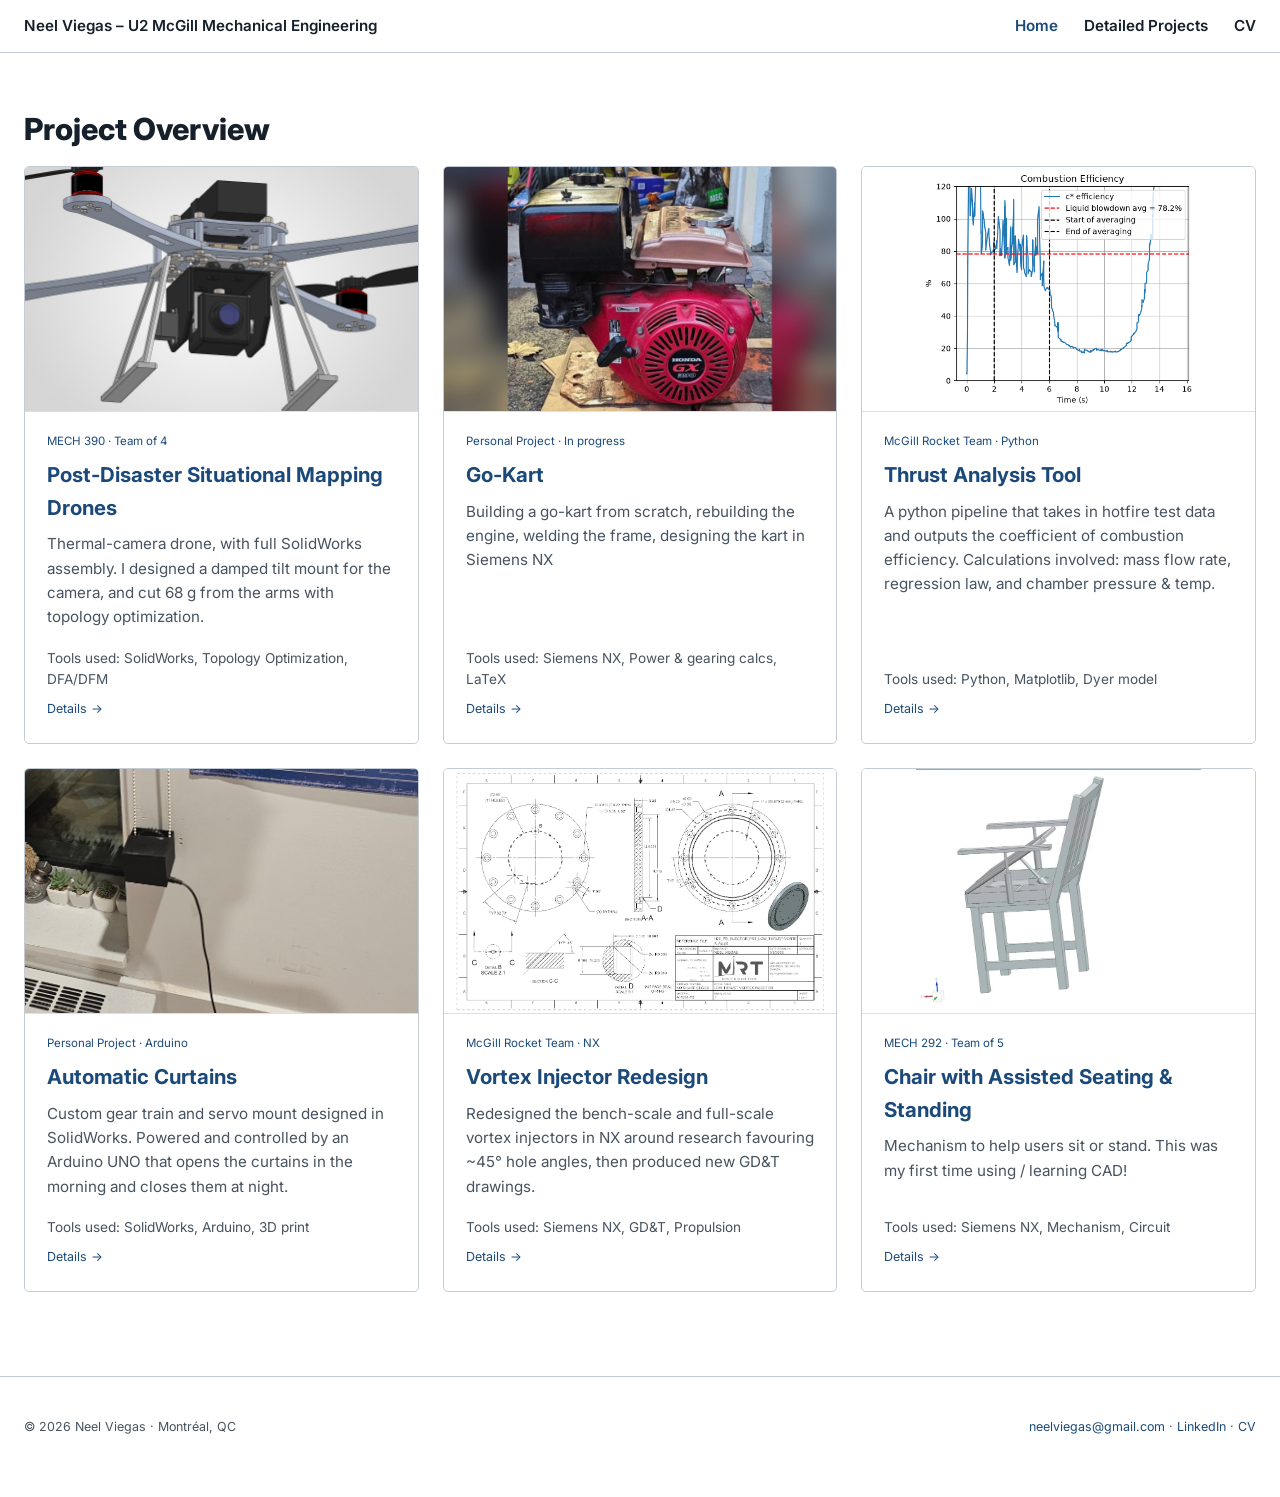
<file: index.html>
<!DOCTYPE html>
<html lang="en">
<head>
<meta charset="UTF-8">
<meta name="viewport" content="width=device-width, initial-scale=1.0">
<title>Neel Viegas — Mechanical Engineering Portfolio</title>
<meta name="description" content="Mechanical engineering portfolio of Neel Viegas — rocket propulsion, CAD, data tooling, and hardware projects.">
<link rel="preconnect" href="https://fonts.googleapis.com">
<link rel="preconnect" href="https://fonts.gstatic.com" crossorigin>
<link href="https://fonts.googleapis.com/css2?family=Inter:wght@400;500;600;700;800&display=swap" rel="stylesheet">
<link rel="stylesheet" href="style.css">
<!-- Theme loader, off while the dark mode toggle is hidden:
<script>
  (function(){
    try {
      // Always start in light mode; a dark-mode choice only lasts for this visit (tab session).
      try { localStorage.removeItem('theme'); } catch(e){}
      var t = sessionStorage.getItem('theme') || 'light';
      if (t === 'dark') document.documentElement.setAttribute('data-theme','dark');
    } catch(e){}
  })();
</script>
-->
</head>
<body>

<nav class="nav">
  <div class="nav-inner">
    <div class="brand">Neel Viegas – U2 McGill Mechanical Engineering</div>
    <button class="nav-toggle" aria-label="Menu" onclick="document.getElementById('nl').classList.toggle('open')">☰</button>
    <div class="nav-links" id="nl">
      <a href="index.html" class="active">Home</a>
      <a href="projects.html">Detailed Projects</a>
      <a href="cv.html">CV</a>
      <!-- Dark mode toggle hidden for now (Nov 2026); uncomment this and the theme script in <head> to bring it back.
      <button class="theme-toggle" id="themeToggle" aria-label="Toggle dark mode" title="Toggle theme">
        <span class="ti-dark">Dark Mode</span><span class="ti-light">Light Mode</span>
      </button>
      -->
    </div>
  </div>
</nav>

<main>
<section class="section" style="border-top:0;padding-top:52px;">
  <div class="wrap">
    <div class="section-head"><h2>Project Overview</h2></div>

    <div class="grid">

      <!-- Post-Disaster Mapping Drones -->
      <a class="card" href="projects.html#drones">
        <div class="thumb cover">
          <img src="media/Drone%20Project/Camera%20Close-up.jpg" alt="SolidWorks render of the drone's thermal camera mount">
        </div>
        <div class="body">
          <div class="kicker">MECH 390 · Team of 4</div>
          <h3>Post-Disaster Situational Mapping Drones</h3>
          <p>Thermal-camera drone, with full SolidWorks assembly. I designed a damped tilt mount for the
             camera, and cut 68 g from the arms with topology optimization.</p>
          <div class="foot">
            <div class="tools">Tools used: SolidWorks, Topology Optimization, DFA/DFM</div>
            <span class="more">Details →</span>
          </div>
        </div>
      </a>

      <!-- Go-Kart -->
      <a class="card" href="projects.html#gokart">
        <div class="thumb cover">
          <img src="media/Go%20Kart/GX390%20Thumb.jpg" alt="Used Honda GX390 engine for the go-kart">
        </div>
        <div class="body">
          <div class="kicker">Personal Project · In progress</div>
          <h3>Go-Kart</h3>
          <p>Building a go-kart from scratch, rebuilding the engine, welding the frame, designing the kart
             in Siemens NX</p>
          <div class="foot">
            <div class="tools">Tools used: Siemens NX, Power &amp; gearing calcs, LaTeX</div>
            <span class="more">Details →</span>
          </div>
        </div>
      </a>

      <!-- Local AI Model -->
      <!-- Hidden for now (Nov 2026), kept for later:
      <a class="card" href="projects.html#ai">
        <div class="thumb">
          <img src="media/AI/AI%20demo.png" alt="Local AI model solving a thermodynamics problem">
        </div>
        <div class="body">
          <div class="kicker">Personal Project · LLM</div>
          <h3>Local AI Model</h3>
          <p>Locally run augmented regeneration setup (Ollama 3.2 for now). I plan to train it to
             help analyze my thermodynamic solutions via parameter and pipeline optimization.</p>
          <div class="foot">
            <div class="tools">Tools used: Ollama 3.2, RAG, Python</div>
            <span class="more">Details →</span>
          </div>
        </div>
      </a>
      -->

      <!-- Thrust Analysis Tool -->
      <a class="card" href="projects.html#thrust">
        <div class="thumb">
          <img src="media/Thrust%20Analysis/Combustion%20Efficiency%202026.png" alt="Combustion efficiency graph from the thrust analysis tool">
        </div>
        <div class="body">
          <div class="kicker">McGill Rocket Team · Python</div>
          <h3>Thrust Analysis Tool</h3>
          <p>A python pipeline that takes in hotfire test data and outputs the coefficient of
             combustion efficiency. Calculations involved: mass flow rate, regression law, and
             chamber pressure &amp; temp.</p>
          <div class="foot">
            <div class="tools">Tools used: Python, Matplotlib, Dyer model</div>
            <span class="more">Details →</span>
          </div>
        </div>
      </a>

      <!-- Automatic Curtains -->
      <a class="card" href="projects.html#curtains">
        <div class="thumb cover">
          <img src="media/Curtain%20Project/fully%20assembled.jpg" alt="Automatic curtains fully assembled and installed">
        </div>
        <div class="body">
          <div class="kicker">Personal Project · Arduino</div>
          <h3>Automatic Curtains</h3>
          <p>Custom gear train and servo mount designed in SolidWorks. Powered and controlled by an
             Arduino UNO that opens the curtains in the morning and closes them at night.</p>
          <div class="foot">
            <div class="tools">Tools used: SolidWorks, Arduino, 3D print</div>
            <span class="more">Details →</span>
          </div>
        </div>
      </a>

      <!-- Vortex Injector Redesign -->
      <a class="card" href="projects.html#injector">
        <div class="thumb">
          <img src="media/Injector%20Redesign/fullscale.png" alt="Full-scale vortex injector engineering drawing">
        </div>
        <div class="body">
          <div class="kicker">McGill Rocket Team · NX</div>
          <h3>Vortex Injector Redesign</h3>
          <p>Redesigned the bench-scale and full-scale vortex injectors in NX around research
             favouring ~45° hole angles, then produced new GD&amp;T drawings.</p>
          <div class="foot">
            <div class="tools">Tools used: Siemens NX, GD&amp;T, Propulsion</div>
            <span class="more">Details →</span>
          </div>
        </div>
      </a>

      <!-- Chair -->
      <a class="card" href="projects.html#chair">
        <div class="thumb">
          <img src="media/Chair%20Project/chair_assembly.jpeg" alt="NX assembly render of the assisted-seating chair">
        </div>
        <div class="body">
          <div class="kicker">MECH 292 · Team of 5</div>
          <h3>Chair with Assisted Seating &amp; Standing</h3>
          <p>Mechanism to help users sit or stand. This was my first time using / learning CAD!</p>
          <div class="foot">
            <div class="tools">Tools used: Siemens NX, Mechanism, Circuit</div>
            <span class="more">Details →</span>
          </div>
        </div>
      </a>

    </div>
  </div>
</section>
</main>

<footer class="footer">
  <div class="wrap">
    <div class="row">
      <div>© <span id="yr"></span> Neel Viegas · Montréal, QC</div>
      <div>
        <a href="mailto:neelviegas@gmail.com">neelviegas@gmail.com</a> ·
        <a href="https://www.linkedin.com/in/neel-viegas-375a89242" target="_blank" rel="noopener">LinkedIn</a> ·
        <a href="cv.html">CV</a>
      </div>
    </div>
  </div>
</footer>

<script>
document.getElementById('yr').textContent = new Date().getFullYear();

// Theme toggle
(function(){
  var btn = document.getElementById('themeToggle');
  if (!btn) return;
  btn.addEventListener('click', function(){
    var dark = document.documentElement.getAttribute('data-theme') === 'dark';
    if (dark) { document.documentElement.removeAttribute('data-theme'); }
    else { document.documentElement.setAttribute('data-theme','dark'); }
    try { sessionStorage.setItem('theme', dark ? 'light' : 'dark'); } catch(e){}
  });
})();
</script>
</body>
</html>
</file>
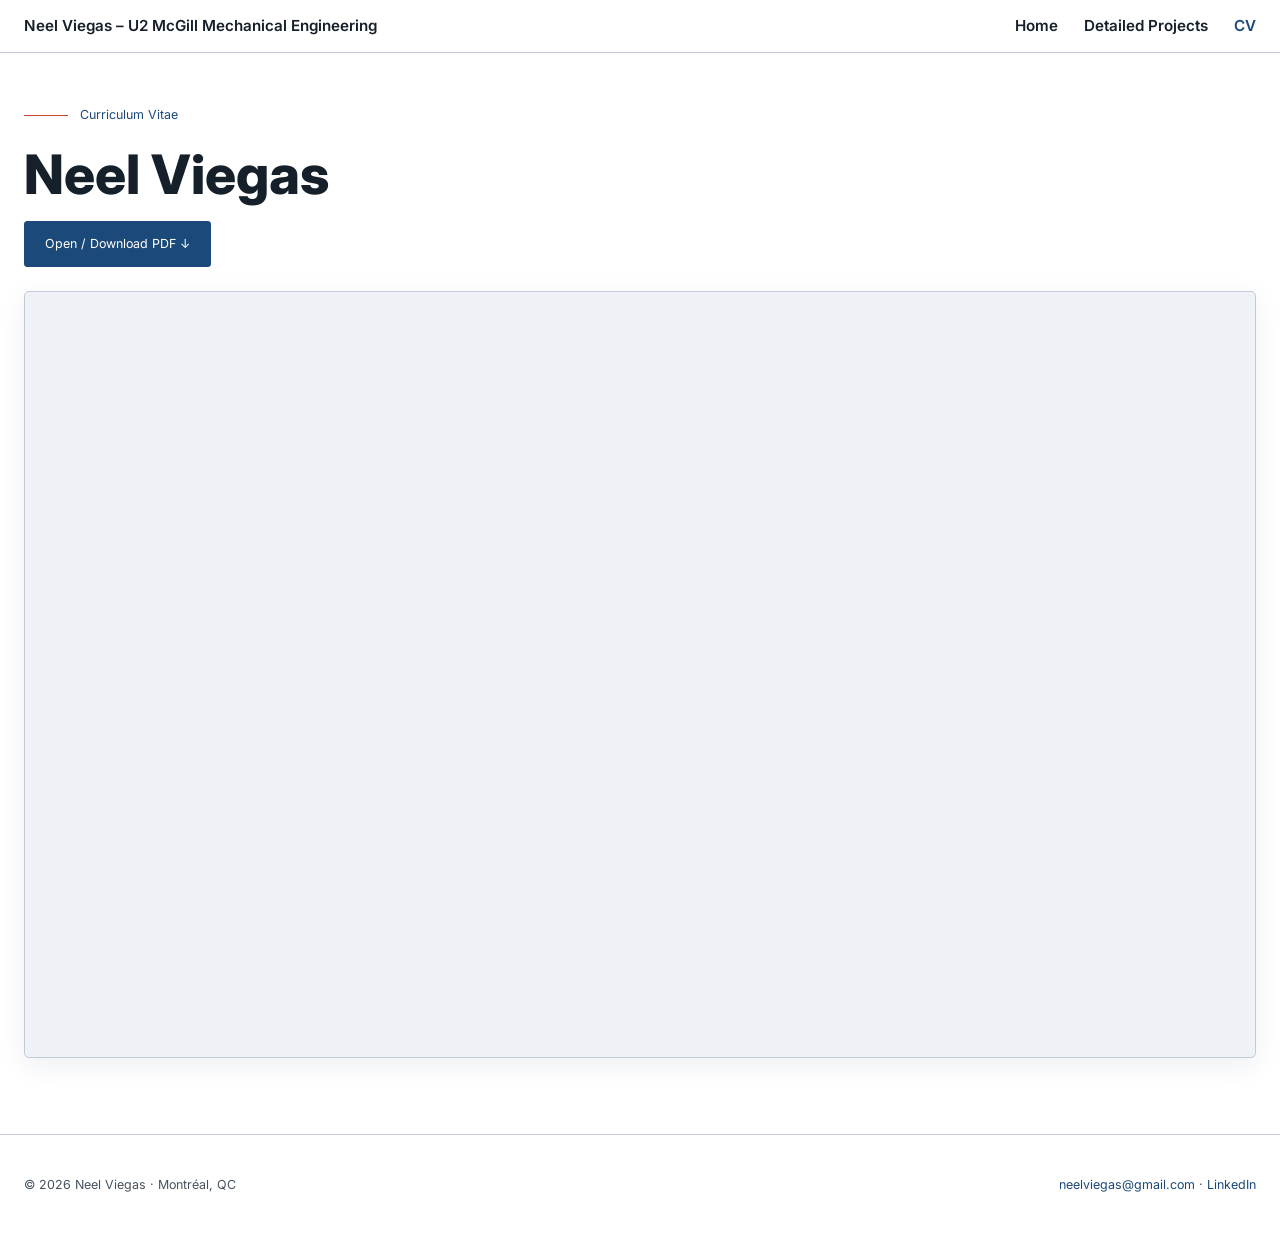
<file: cv.html>
<!DOCTYPE html>
<html lang="en">
<head>
<meta charset="UTF-8">
<meta name="viewport" content="width=device-width, initial-scale=1.0">
<title>CV — Neel Viegas</title>
<meta name="description" content="Curriculum vitae of Neel Viegas — mechanical engineering student, Pratt & Whitney Canada intern, McGill Rocket Team injector co-lead.">
<link rel="preconnect" href="https://fonts.googleapis.com">
<link rel="preconnect" href="https://fonts.gstatic.com" crossorigin>
<link href="https://fonts.googleapis.com/css2?family=Inter:wght@400;500;600;700;800&display=swap" rel="stylesheet">
<link rel="stylesheet" href="style.css">
<!-- Theme loader, off while the dark mode toggle is hidden:
<script>
  (function(){
    try {
      // Always start in light mode; a dark-mode choice only lasts for this visit (tab session).
      try { localStorage.removeItem('theme'); } catch(e){}
      var t = sessionStorage.getItem('theme') || 'light';
      if (t === 'dark') document.documentElement.setAttribute('data-theme','dark');
    } catch(e){}
  })();
</script>
-->
</head>
<body>

<nav class="nav">
  <div class="nav-inner">
    <div class="brand">Neel Viegas – U2 McGill Mechanical Engineering</div>
    <button class="nav-toggle" aria-label="Menu" onclick="document.getElementById('nl').classList.toggle('open')">☰</button>
    <div class="nav-links" id="nl">
      <a href="index.html">Home</a>
      <a href="projects.html">Detailed Projects</a>
      <a href="cv.html" class="active">CV</a>
      <!-- Dark mode toggle hidden for now (Nov 2026); uncomment this and the theme script in <head> to bring it back.
      <button class="theme-toggle" id="themeToggle" aria-label="Toggle dark mode" title="Toggle theme">
        <span class="ti-dark">Dark Mode</span><span class="ti-light">Light Mode</span>
      </button>
      -->
    </div>
  </div>
</nav>

<header class="hero" style="padding:52px 0 24px;">
  <div class="wrap">
    <div class="eyebrow">Curriculum Vitae</div>
    <h1 style="font-size:clamp(2.2rem,5vw,3.4rem);margin-bottom:18px;">Neel Viegas</h1>
    <div class="cta-row">
      <a class="btn btn-primary" href="media/Other/CV_Neel_Viegas.pdf" target="_blank" rel="noopener">Open / Download PDF &darr;</a>
    </div>
  </div>
</header>

<main class="wrap" style="padding-bottom:56px;">
  <div class="pdf-frame">
    <object data="media/Other/CV_Neel_Viegas.pdf#view=FitH" type="application/pdf">
      <iframe src="media/Other/CV_Neel_Viegas.pdf#view=FitH" title="CV PDF preview"></iframe>
      <p style="padding:20px;font-family:var(--font-mono);font-size:0.85rem;">
        Your browser can't display the PDF inline.
        <a href="media/Other/CV_Neel_Viegas.pdf" target="_blank" rel="noopener">Open it in a new tab &rarr;</a>
      </p>
    </object>
  </div>
</main>

<footer class="footer">
  <div class="wrap">
    <div class="row">
      <div>© <span id="yr"></span> Neel Viegas · Montréal, QC</div>
      <div>
        <a href="mailto:neelviegas@gmail.com">neelviegas@gmail.com</a> ·
        <a href="https://www.linkedin.com/in/neel-viegas-375a89242" target="_blank" rel="noopener">LinkedIn</a>
      </div>
    </div>
  </div>
</footer>

<script>
document.getElementById('yr').textContent = new Date().getFullYear();
(function(){
  var btn = document.getElementById('themeToggle');
  if (!btn) return;
  btn.addEventListener('click', function(){
    var dark = document.documentElement.getAttribute('data-theme') === 'dark';
    if (dark) { document.documentElement.removeAttribute('data-theme'); }
    else { document.documentElement.setAttribute('data-theme','dark'); }
    try { sessionStorage.setItem('theme', dark ? 'light' : 'dark'); } catch(e){}
  });
})();
</script>
</body>
</html>
</file>
<file: style.css>
/* =========================================================
   Neel Viegas — Portfolio
   Design language: engineering drafting / GD&T drawing sheet
   ========================================================= */

:root {
  --paper:      #ffffff;   /* page background */
  --paper-2:    #eef1f5;   /* panel fill */
  --ink:        #16202b;   /* near-black drawing ink */
  --ink-soft:   #47535f;   /* secondary text */
  --line:       #c3ccd6;   /* hairline rules */
  --line-soft:  #dbe1e8;
  --blue:       #1b4a7a;   /* primary engineering blue */
  --blue-deep:  #10314f;
  --blue-tint:  #e5edf5;
  --accent:     #c8452f;   /* dimension/annotation red (MRT-adjacent) */
  --grid:       rgba(27,74,122,0.06);
  --nav-bg:     rgba(255,255,255,0.9);
  --card-bg:    var(--paper);
  --img-bg:     #fff;

  --font-head: "Inter", "Helvetica Neue", Arial, sans-serif;
  --font-body: "Inter", "Helvetica Neue", Arial, sans-serif;
  --font-mono: "Inter", "Helvetica Neue", Arial, sans-serif;

  --wrap: 1280px;
}

[data-theme="dark"] {
  --paper:      #000000;   /* black page */
  --paper-2:    #141414;   /* panel fill */
  --ink:        #ffffff;   /* white text */
  --ink-soft:   #e6e6e6;   /* secondary text, near-white */
  --line:       #2c3742;   /* hairline rules */
  --line-soft:  #232d38;
  --blue:       #6fa8dc;   /* lighter blue for contrast on dark */
  --blue-deep:  #8fbde6;
  --blue-tint:  #1c2b3a;
  --accent:     #e5674f;   /* brighter red on dark */
  --grid:       rgba(120,160,200,0.05);
  --nav-bg:     rgba(0,0,0,0.9);
  --card-bg:    #000000;
  --img-bg:     #f3f5f7;   /* keep image backdrops light so drawings/graphs read */
}

* { box-sizing: border-box; }

html { scroll-behavior: smooth; }

body {
  margin: 0;
  overflow-x: hidden;
  transition: background-color 0.25s ease, color 0.25s ease;
  background: var(--paper);
  color: var(--ink);
  font-family: var(--font-body);
  font-size: 16px;
  line-height: 1.6;
  -webkit-font-smoothing: antialiased;
}

a { color: var(--blue); text-decoration: none; }
a:hover { color: var(--accent); }

/* ---------- layout ---------- */
.wrap { max-width: var(--wrap); margin: 0 auto; padding: 0 24px; }

/* ---------- top nav ---------- */
.nav {
  position: sticky; top: 0; z-index: 50;
  background: var(--nav-bg);
  backdrop-filter: blur(8px);
  border-bottom: 1px solid var(--line);
}
.nav-inner {
  max-width: var(--wrap); margin: 0 auto; padding: 14px 24px;
  display: flex; align-items: center; justify-content: space-between; gap: 20px;
}
.brand {
  font-family: var(--font-mono);
  font-weight: 600; font-size: 0.95rem;
  color: var(--ink); display: flex; align-items: baseline; gap: 10px;
}
.brand .tag {
  font-size: 0.7rem; color: var(--blue);
}
.nav-links { display: flex; gap: 26px; align-items: center; }
.nav-links a {
  font-family: var(--font-mono); font-weight: 600; font-size: 0.95rem;
  color: var(--ink);
}
.nav-links a:hover, .nav-links a.active { color: var(--blue); }
.nav-toggle { display: none; background: none; border: 0; cursor: pointer; }

/* ---------- hero ---------- */
.hero { padding: 84px 0 64px; position: relative; }
.hero .eyebrow {
  font-family: var(--font-mono); font-size: 0.78rem; color: var(--blue);
  display: flex; align-items: center; gap: 12px; margin-bottom: 22px;
}
.hero .eyebrow::before {
  content: ""; width: 44px; height: 1px; background: var(--accent);
}
.hero h1 {
  font-family: var(--font-head);
  font-size: clamp(2.6rem, 6vw, 4.4rem);
  font-weight: 800; line-height: 1.02;
  margin: 0 0 24px; max-width: 15ch;
}
.hero h1 em { color: var(--blue); font-style: normal; }
.hero .lede {
  font-size: 1.14rem; color: var(--ink-soft); max-width: 56ch; margin: 0 0 30px;
}
.hero .cta-row { display: flex; gap: 14px; flex-wrap: wrap; }

/* spec strip under hero */
.spec-strip {
  display: grid; grid-template-columns: repeat(4, 1fr);
  border: 1px solid var(--line); border-radius: 4px; overflow: hidden;
  margin-top: 52px; background: var(--paper);
}
.spec-strip .cell { padding: 18px 20px; border-right: 1px solid var(--line-soft); }
.spec-strip .cell:last-child { border-right: 0; }
.spec-strip .k {
  font-family: var(--font-mono); font-size: 0.72rem; color: var(--ink-soft); margin-bottom: 6px;
}
.spec-strip .v { font-family: var(--font-head); font-weight: 700; font-size: 1.04rem; }

/* ---------- buttons ---------- */
.btn {
  display: inline-flex; align-items: center; gap: 9px;
  font-family: var(--font-mono); font-size: 0.78rem;
  padding: 12px 20px; border-radius: 3px; border: 1px solid var(--blue);
  transition: all 0.15s ease;
}
.btn-primary { background: var(--blue); color: #fff; }
.btn-primary:hover { background: var(--blue-deep); color: #fff; }
.btn-ghost { background: transparent; color: var(--blue); }
.btn-ghost:hover { background: var(--blue-tint); color: var(--blue-deep); }

/* ---------- section headers ---------- */
.section { padding: 64px 0; border-top: 1px solid var(--line); }
.section-head {
  display: flex; align-items: baseline; gap: 16px; margin-bottom: 12px;
}
.section-head .num {
  font-family: var(--font-mono); font-size: 0.78rem; color: var(--accent);
}
.section-head h2 {
  font-family: var(--font-head); font-weight: 800; font-size: 1.9rem;
  margin: 0;
}
.section-sub { color: var(--ink-soft); max-width: 60ch; margin: 0 0 36px; }

/* ---------- project grid (home) ---------- */
.grid { display: grid; grid-template-columns: repeat(3, 1fr); gap: 24px; }
.card {
  border: 1px solid var(--line); border-radius: 5px; overflow: hidden;
  background: var(--card-bg); display: flex; flex-direction: column;
  transition: border-color 0.15s ease, transform 0.15s ease, box-shadow 0.15s ease;
}
.card:hover {
  border-color: var(--blue); transform: translateY(-3px);
  box-shadow: 0 10px 28px rgba(16,49,79,0.08);
}
.card .thumb {
  aspect-ratio: 16 / 10; background: var(--img-bg);
  display: flex; align-items: center; justify-content: center; overflow: hidden;
  border-bottom: 1px solid var(--line-soft); position: relative;
}
.card .thumb img { width: 100%; height: 100%; object-fit: contain; display: block; background: var(--img-bg); }
.card .thumb.cover img { object-fit: cover; }
.card .body { padding: 20px 22px 24px; flex: 1; display: flex; flex-direction: column; }
.card .kicker {
  font-family: var(--font-mono); font-size: 0.72rem; color: var(--blue); margin-bottom: 8px;
  display: flex; gap: 10px; align-items: center;
}
.card h3 { font-family: var(--font-head); font-weight: 700; font-size: 1.28rem; margin: 0 0 8px; }
.card p { color: var(--ink-soft); font-size: 0.95rem; margin: 0 0 18px; flex: 1; }
.card .foot { display: flex; flex-direction: column; align-items: flex-start; gap: 8px; }
.card .tools { color: var(--ink-soft); font-size: 0.85rem; }
.chip {
  font-family: var(--font-mono); font-size: 0.72rem; color: var(--ink-soft);
  background: var(--paper-2); padding: 3px 9px; border-radius: 4px;
}
.card .more {
  font-family: var(--font-mono); font-size: 0.78rem; color: var(--blue);
  display: inline-flex; align-items: center; gap: 6px;
}
.card:hover .more { color: var(--accent); }

/* ---------- placeholder blocks ---------- */
.ph {
  width: 100%; height: 100%; min-height: 180px;
  display: flex; flex-direction: column; align-items: center; justify-content: center;
  gap: 8px; text-align: center; padding: 20px;
  background:
    repeating-linear-gradient(45deg, transparent, transparent 11px,
      rgba(27,74,122,0.05) 11px, rgba(27,74,122,0.05) 12px),
    var(--paper-2);
  color: var(--blue); border: 1px dashed var(--line);
}
.ph .ico { font-size: 1.4rem; opacity: 0.7; }
.ph .lbl { font-family: var(--font-head); font-weight: 700; font-size: 0.95rem; }
.ph .path {
  font-family: var(--font-mono); font-size: 0.72rem; color: var(--ink-soft);
  background: rgba(255,255,255,0.6); padding: 3px 8px; border-radius: 3px;
  border: 1px solid var(--line-soft);
}

/* ---------- detailed project pages ---------- */
.proj { padding: 56px 0; border-top: 1px solid var(--line); scroll-margin-top: 20px; }
.proj:first-of-type { border-top: 0; }
.proj-head { display: flex; align-items: center; gap: 16px; flex-wrap: wrap; margin-bottom: 8px; }
.proj-head .num { font-family: var(--font-mono); color: var(--accent); font-size: 0.78rem; }
.proj-head h2 { font-family: var(--font-head); font-weight: 800; font-size: 2.1rem; margin: 0; }
.proj-meta {
  display: flex; flex-wrap: wrap; gap: 22px; margin: 14px 0 26px;
  font-family: var(--font-mono); font-size: 0.78rem; color: var(--ink-soft);
}
.proj-meta b { color: var(--ink); font-weight: 600; }
.proj-body { display: grid; grid-template-columns: 1.1fr 0.9fr; gap: 36px; align-items: start; }
.proj-body .text p { margin: 0 0 16px; }
.proj-body .text p:first-child { margin-top: 0; }
.text code {
  font-family: var(--font-mono); font-size: 0.88em;
  background: var(--paper-2); padding: 1px 5px; border-radius: 3px;
}
.proj-media { display: flex; flex-direction: column; gap: 14px; }

/* stacked layout: text full-width on top, media grid below */
.proj-body-stack { display: block; }
.proj-body-stack .text { max-width: 78ch; }
.proj-body-stack .proj-media {
  display: grid; grid-template-columns: repeat(2, 1fr);
  gap: 22px; margin-top: 30px;
}
/* if the media is a masonry, it manages its own columns full-width */
.proj-body-stack .proj-media:has(.masonry) { display: block; }
/* a figure can opt to span the full row (for wide graphs/drawings) */
.proj-body-stack .proj-media > figure.wide { grid-column: 1 / -1; text-align: center; }
.proj-body-stack .proj-media > figure.wide img { max-height: 640px; width: auto; max-width: 100%; object-fit: contain; margin: 0 auto; }
.proj-body-stack .proj-media > figure.wide figcaption { text-align: left; }
.proj-body-stack .proj-media > figure.wide video { max-width: 720px; margin: 0 auto; }

/* thrust: two short graphs stacked left, tall hotfire photo right, video full-width below */
.thrust-grid {
  display: grid; grid-template-columns: 1fr 1fr;
  grid-template-areas: "a c" "b c" "d d";
  gap: 22px; margin-top: 30px; align-items: start;
}
.thrust-grid .tg-a { grid-area: a; }
.thrust-grid .tg-b { grid-area: b; }
.thrust-grid .tg-c { grid-area: c; }
.thrust-grid .tg-d { grid-area: d; }
.thrust-grid .tg-c img { height: 100%; object-fit: cover; }
.thrust-grid .tg-d video { max-width: 760px; margin: 0 auto; display: block; }
.thrust-grid .tg-d .hotfire-vid {
  width: 100%; aspect-ratio: 1168 / 650;
  border: 1px solid var(--line); border-radius: 4px; background: #000;
}
@media (max-width: 860px) {
  .thrust-grid { grid-template-columns: 1fr; grid-template-areas: "a" "b" "c" "d"; }
  .thrust-grid .tg-c img { height: auto; }
}

/* go-kart: two photos side by side at equal height (columns sized by aspect ratio) */
.kart-grid {
  display: grid; grid-template-columns: 1.078fr 1.777fr;
  gap: 22px; margin-top: 30px; align-items: start;
}
@media (max-width: 860px) { .kart-grid { grid-template-columns: 1fr; } }

/* masonry: photos pack by height, no gaps */
.masonry { columns: 2; column-gap: 22px; margin-top: 30px; }
.masonry-3 { columns: 3; }
.masonry > figure { break-inside: avoid; margin-bottom: 22px; }
.masonry > figure img { border: 1px solid var(--line); border-radius: 4px; width: 100%; }
.masonry > figure video {
  width: 100%; border: 1px solid var(--line); border-radius: 4px; background: #000; display: block;
}
@media (max-width: 980px) { .masonry-3 { columns: 2; } }

/* featured video: portrait phone clip — cap height, center */
.video-feat { margin-top: 22px; text-align: center; }
.video-feat video {
  aspect-ratio: 9 / 16; max-height: 560px; width: auto; max-width: 100%;
  margin: 0 auto; border: 1px solid var(--line); border-radius: 4px;
  background: #000; display: block;
}
.video-feat figcaption { text-align: center; }

/* chair: tall render left, two videos stacked right */
.chair-grid {
  display: grid; grid-template-columns: 1fr 1fr;
  grid-template-areas: "render vid1" "render vid2";
  gap: 22px; margin-top: 30px; align-items: start;
}
.chair-grid .cg-render { grid-area: render; }
.chair-grid .cg-render img { height: 100%; object-fit: cover; }
.chair-grid figure video {
  width: 100%; aspect-ratio: 16 / 9; object-fit: cover;
  border: 1px solid var(--line); border-radius: 4px; background: #000; display: block;
}
@media (max-width: 860px) {
  .masonry { columns: 1; }
  .chair-grid { grid-template-columns: 1fr; grid-template-areas: "render" "vid1" "vid2"; }
  .chair-grid .cg-render img { height: auto; }
}
figure { margin: 0; }
figure img {
  width: 100%; display: block; border: 1px solid var(--line); border-radius: 4px; background: var(--img-bg);
}
figcaption {
  font-family: var(--font-mono); font-size: 0.72rem; color: var(--ink-soft);
  margin-top: 7px; padding-left: 2px;
}
.gallery { display: grid; grid-template-columns: repeat(2, 1fr); gap: 14px; }
.gallery.g3 { grid-template-columns: repeat(3, 1fr); }

.callout {
  border-left: 3px solid var(--accent); background: var(--paper);
  padding: 14px 18px; margin: 20px 0; border-radius: 0 4px 4px 0;
}
.callout .k {
  font-family: var(--font-mono); font-size: 0.72rem; color: var(--accent); margin-bottom: 4px;
}

ul.tight { margin: 0 0 16px; padding-left: 18px; }
ul.tight li { margin-bottom: 6px; }

/* ---------- CV page ---------- */
.cv-grid { display: grid; grid-template-columns: 0.8fr 2fr; gap: 40px; align-items: start; }
.cv-side .block { margin-bottom: 30px; }
.cv-side h3, .cv-main h3 {
  font-family: var(--font-mono); font-size: 0.78rem; color: var(--blue); margin: 0 0 12px;
  padding-bottom: 8px; border-bottom: 1px solid var(--line);
}
.cv-side ul { list-style: none; margin: 0; padding: 0; }
.cv-side li { font-size: 0.92rem; margin-bottom: 8px; color: var(--ink-soft); }
.cv-side li b { color: var(--ink); font-weight: 600; display: block; font-family: var(--font-body); }
.cv-item { margin-bottom: 24px; }
.cv-item .top { display: flex; justify-content: space-between; gap: 16px; flex-wrap: wrap; align-items: baseline; }
.cv-item .role { font-family: var(--font-head); font-weight: 700; font-size: 1.08rem; }
.cv-item .when { font-family: var(--font-mono); font-size: 0.78rem; color: var(--ink-soft); white-space: nowrap; }
.cv-item .org { color: var(--blue); font-size: 0.92rem; margin: 2px 0 8px; }
.cv-item ul { margin: 0; padding-left: 18px; }
.cv-item li { margin-bottom: 5px; color: var(--ink-soft); font-size: 0.94rem; }

/* ---------- footer ---------- */
.footer {
  border-top: 1px solid var(--line); padding: 40px 0 60px; margin-top: 20px;
  color: var(--ink-soft); font-family: var(--font-mono); font-size: 0.78rem;
}
.footer .row { display: flex; justify-content: space-between; gap: 20px; flex-wrap: wrap; }
.footer a { color: var(--blue); }

/* ---------- responsive ---------- */
@media (max-width: 1040px) and (min-width: 861px) {
  .grid { grid-template-columns: repeat(2, 1fr); }
}
@media (max-width: 860px) {
  .grid, .proj-body, .cv-grid { grid-template-columns: 1fr; }
  .proj-body-stack .proj-media { grid-template-columns: 1fr; }
  .spec-strip { grid-template-columns: repeat(2, 1fr); }
  .spec-strip .cell:nth-child(2) { border-right: 0; }
  .nav-links { display: none; }
  .nav-links.open { display: flex; position: absolute; top: 100%; right: 0; left: 0;
    flex-direction: column; background: var(--paper); border-bottom: 1px solid var(--line);
    padding: 16px 24px; gap: 16px; }
  .nav-toggle { display: block; }
  .gallery.g3 { grid-template-columns: repeat(2, 1fr); }
}

/* ---------- CV PDF preview ---------- */
.pdf-frame {
  border: 1px solid var(--line); border-radius: 5px; overflow: hidden;
  background: var(--paper-2); box-shadow: 0 8px 28px rgba(16,49,79,0.07);
}
.pdf-frame object { width: 100%; height: 85vh; min-height: 640px; display: block; }
.pdf-frame iframe { width: 100%; height: 85vh; min-height: 640px; border: 0; display: block; }
@media (max-width: 860px) {
  .pdf-frame object, .pdf-frame iframe { height: 75vh; min-height: 480px; }
}

/* ---------- image lightbox / zoom ---------- */
.lightbox {
  position: fixed; inset: 0; z-index: 200;
  display: none; align-items: center; justify-content: center;
  background: rgba(10,18,26,0.92); padding: 32px; cursor: zoom-out;
}
.lightbox.open { display: flex; }
.lightbox img {
  max-width: 95vw; max-height: 92vh; object-fit: contain;
  border-radius: 4px; box-shadow: 0 20px 60px rgba(0,0,0,0.5);
}

/* ---------- theme toggle ---------- */
.theme-toggle {
  background: none; border: 1px solid var(--line); border-radius: 4px;
  color: var(--ink); cursor: pointer; padding: 6px 12px;
  font-family: var(--font-body); font-weight: 600; font-size: 0.95rem;
  line-height: 1; display: inline-flex; align-items: center; white-space: nowrap;
  transition: color 0.15s ease, border-color 0.15s ease;
}
.theme-toggle:hover { color: var(--blue); border-color: var(--blue); }
/* show "Dark Mode" in light theme (click -> dark), "Light Mode" in dark theme */
.theme-toggle .ti-light { display: none; }
.theme-toggle .ti-dark { display: inline; }
[data-theme="dark"] .theme-toggle .ti-light { display: inline; }
[data-theme="dark"] .theme-toggle .ti-dark { display: none; }

/* ---------- dark-mode contrast fixes ---------- */
[data-theme="dark"] .btn-primary { color: #0d141b; }
[data-theme="dark"] .btn-primary:hover { color: #0d141b; }
[data-theme="dark"] .footer { color: var(--ink-soft); }
</file>
